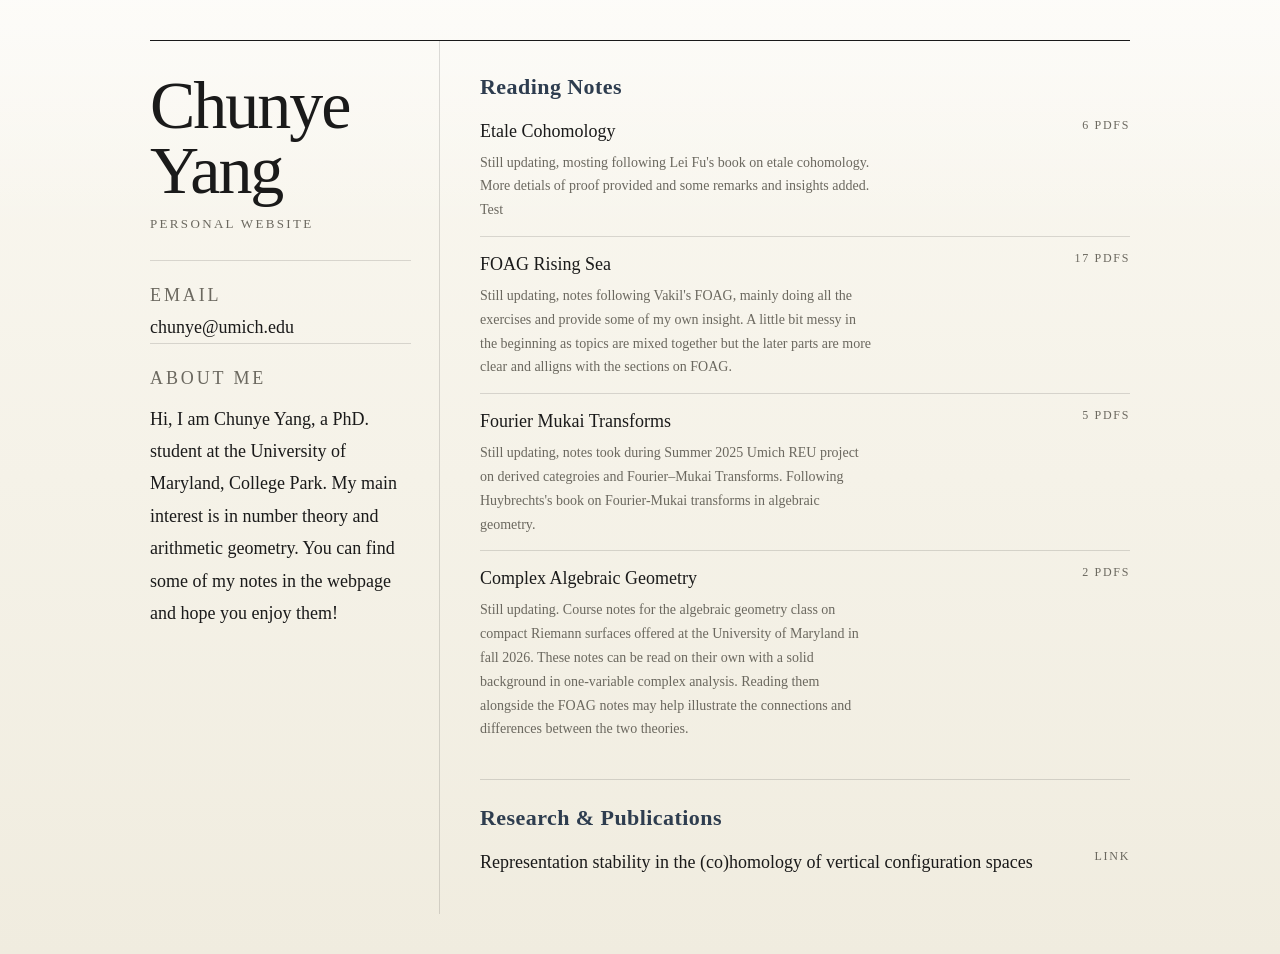
<file: index.html>
<!doctype html>
<html lang="en">
  <head>
    <meta charset="utf-8">
    <meta name="viewport" content="width=device-width, initial-scale=1">
    <title>Chunye Yang | Personal Website</title>
    <link rel="stylesheet" href="styles.css">
  </head>
  <body>
    <main class="page">
      <aside class="page-aside">
        <h1 class="site-name">Chunye Yang</h1>
        <p class="site-role">Personal Website</p>

        <div class="contact-block">
          <p class="label">Email</p>
          <p><a href="mailto:chunye@umich.edu">chunye@umich.edu</a></p>
        </div>

        <div class="contact-block">
          <p class="label">About me</p>
          <p class="bio">Hi, I am Chunye Yang, a PhD. student at the University of Maryland, College Park. My main interest is in number theory and arithmetic geometry. You can find some of my notes in the webpage and hope you enjoy them!</p>
        </div>
      </aside>

      <section class="page-content">
        <div class="panel">
          <h2 class="section-title">Reading Notes</h2>
          <ul class="topic-list">
            <li>
              <div class="topic-main">
                <div class="topic-link-row">
                  <a class="topic-link" href="topics/reading-notes--etale-cohomology.html">Etale Cohomology</a>
                </div>

                <p class="item-description">Still updating, mosting following Lei Fu&#x27;s book on etale cohomology. More detials of proof provided and some remarks and insights added. Test</p>
              </div>
              <span class="topic-meta">6 PDFs</span>
            </li>
            <li>
              <div class="topic-main">
                <div class="topic-link-row">
                  <a class="topic-link" href="topics/reading-notes--foag-rising-sea.html">FOAG Rising Sea</a>
                </div>

                <p class="item-description">Still updating, notes following Vakil&#x27;s FOAG, mainly doing all the exercises and provide some of my own insight. A little bit messy in the beginning as topics are mixed together but the later parts are more clear and alligns with the sections on FOAG.</p>
              </div>
              <span class="topic-meta">17 PDFs</span>
            </li>
            <li>
              <div class="topic-main">
                <div class="topic-link-row">
                  <a class="topic-link" href="topics/reading-notes--fourier-mukai-transforms.html">Fourier Mukai Transforms</a>
                </div>

                <p class="item-description">Still updating, notes took during Summer 2025 Umich REU project on derived categroies and Fourier–Mukai Transforms. Following Huybrechts&#x27;s book on Fourier-Mukai transforms in algebraic geometry.</p>
              </div>
              <span class="topic-meta">5 PDFs</span>
            </li>
            <li>
              <div class="topic-main">
                <div class="topic-link-row">
                  <a class="topic-link" href="topics/reading-notes--complex-algebraic-geometry.html">Complex Algebraic Geometry</a>
                </div>

                <p class="item-description">Still updating. Course notes for the algebraic geometry class on compact Riemann surfaces offered at the University of Maryland in fall 2026. These notes can be read on their own with a solid background in one-variable complex analysis. Reading them alongside the FOAG notes may help illustrate the connections and differences between the two theories.</p>
              </div>
              <span class="topic-meta">2 PDFs</span>
            </li>
          </ul>
        </div>
        <div class="panel">
          <h2 class="section-title">Research &amp; Publications</h2>
          <ul class="topic-list">
            <li>
              <div class="topic-main">
                <div class="topic-link-row">
                  <a class="topic-link" href="https://arxiv.org/abs/2412.01128" target="_blank" rel="noopener">Representation stability in the (co)homology of vertical configuration spaces</a>
                </div>

              </div>
              <span class="topic-meta">Link</span>
            </li>
          </ul>
        </div>
      </section>
    </main>
  </body>
</html>
</file>
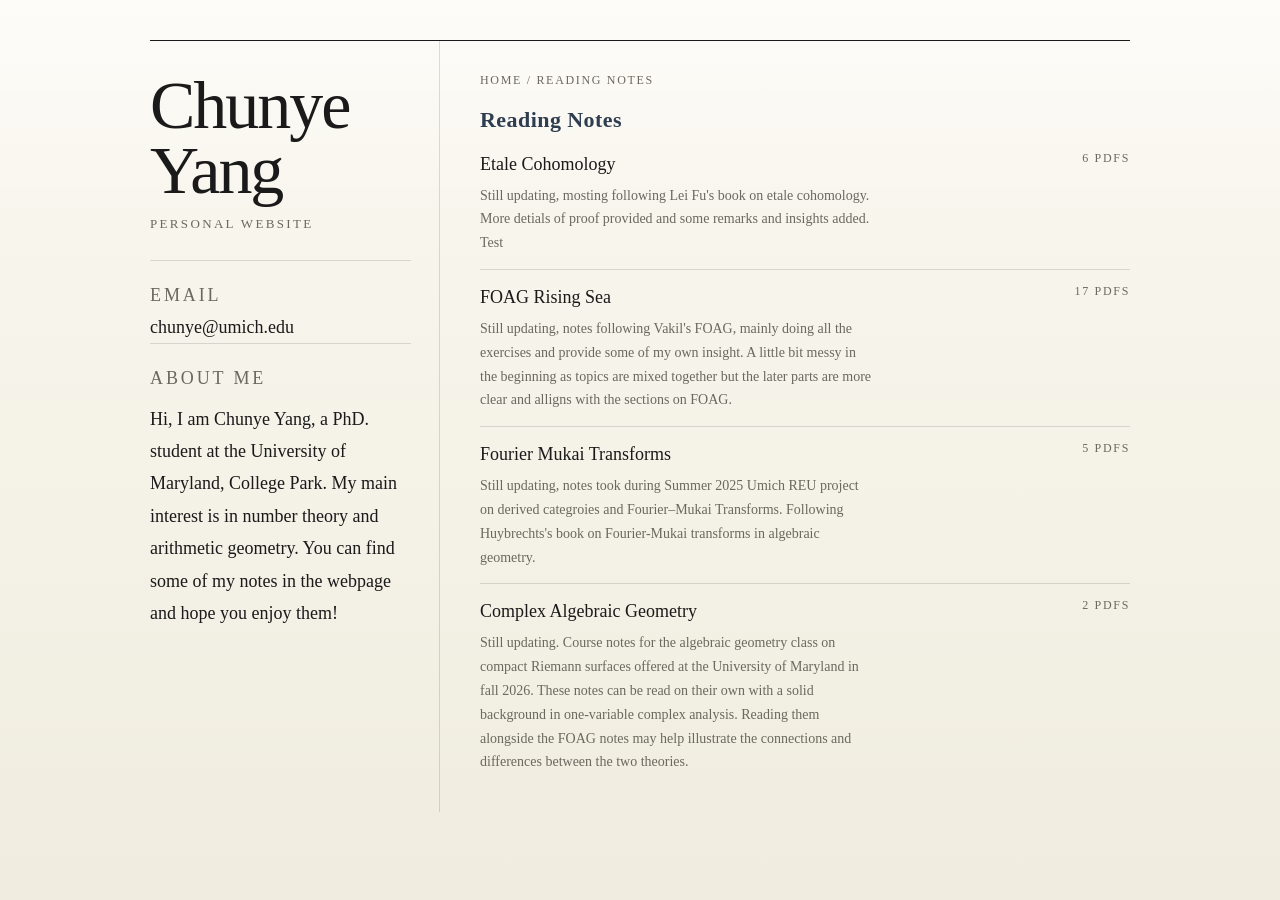
<file: sections/reading-notes.html>
<!doctype html>
<html lang="en">
  <head>
    <meta charset="utf-8">
    <meta name="viewport" content="width=device-width, initial-scale=1">
    <title>Reading Notes | Chunye Yang</title>
    <link rel="stylesheet" href="../styles.css">
  </head>
  <body>
    <main class="page">
      <aside class="page-aside">
        <h1 class="site-name">Chunye Yang</h1>
        <p class="site-role">Personal Website</p>

        <div class="contact-block">
          <p class="label">Email</p>
          <p><a href="mailto:chunye@umich.edu">chunye@umich.edu</a></p>
        </div>

        <div class="contact-block">
          <p class="label">About me</p>
          <p class="bio">Hi, I am Chunye Yang, a PhD. student at the University of Maryland, College Park. My main interest is in number theory and arithmetic geometry. You can find some of my notes in the webpage and hope you enjoy them!</p>
        </div>
      </aside>

      <section class="page-content">
        <p class="breadcrumbs"><a href="../index.html">Home</a> / Reading Notes</p>
        <div class="panel">
          <h2 class="section-title">Reading Notes</h2>
          <ul class="topic-list">
            <li>
              <div class="topic-main">
                <div class="topic-link-row">
                  <a class="topic-link" href="../topics/reading-notes--etale-cohomology.html">Etale Cohomology</a>
                </div>

                <p class="item-description">Still updating, mosting following Lei Fu&#x27;s book on etale cohomology. More detials of proof provided and some remarks and insights added. Test</p>
              </div>
              <span class="topic-meta">6 PDFs</span>
            </li>
            <li>
              <div class="topic-main">
                <div class="topic-link-row">
                  <a class="topic-link" href="../topics/reading-notes--foag-rising-sea.html">FOAG Rising Sea</a>
                </div>

                <p class="item-description">Still updating, notes following Vakil&#x27;s FOAG, mainly doing all the exercises and provide some of my own insight. A little bit messy in the beginning as topics are mixed together but the later parts are more clear and alligns with the sections on FOAG.</p>
              </div>
              <span class="topic-meta">17 PDFs</span>
            </li>
            <li>
              <div class="topic-main">
                <div class="topic-link-row">
                  <a class="topic-link" href="../topics/reading-notes--fourier-mukai-transforms.html">Fourier Mukai Transforms</a>
                </div>

                <p class="item-description">Still updating, notes took during Summer 2025 Umich REU project on derived categroies and Fourier–Mukai Transforms. Following Huybrechts&#x27;s book on Fourier-Mukai transforms in algebraic geometry.</p>
              </div>
              <span class="topic-meta">5 PDFs</span>
            </li>
            <li>
              <div class="topic-main">
                <div class="topic-link-row">
                  <a class="topic-link" href="../topics/reading-notes--complex-algebraic-geometry.html">Complex Algebraic Geometry</a>
                </div>

                <p class="item-description">Still updating. Course notes for the algebraic geometry class on compact Riemann surfaces offered at the University of Maryland in fall 2026. These notes can be read on their own with a solid background in one-variable complex analysis. Reading them alongside the FOAG notes may help illustrate the connections and differences between the two theories.</p>
              </div>
              <span class="topic-meta">2 PDFs</span>
            </li>
          </ul>
        </div>
      </section>
    </main>
  </body>
</html>
</file>
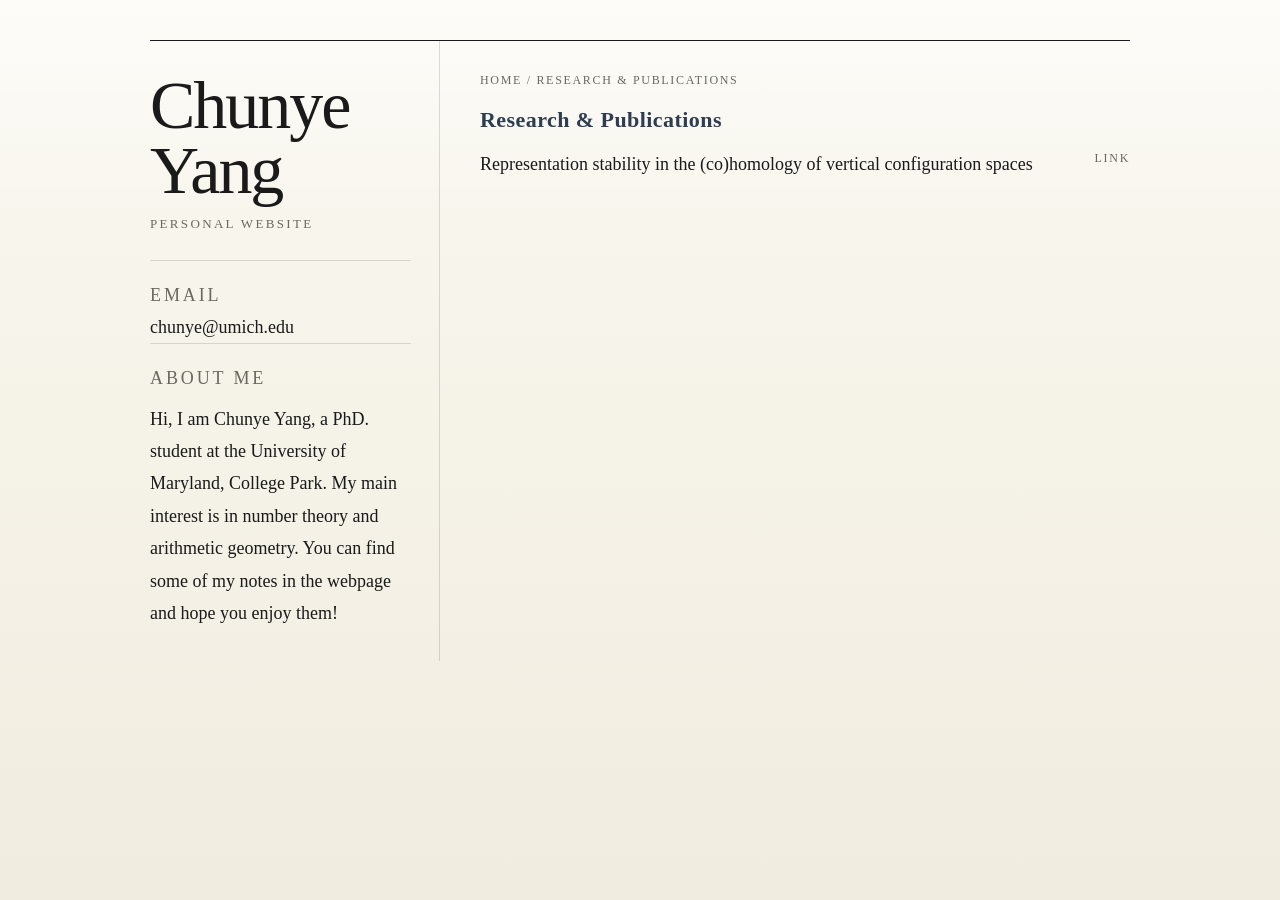
<file: sections/research-publications.html>
<!doctype html>
<html lang="en">
  <head>
    <meta charset="utf-8">
    <meta name="viewport" content="width=device-width, initial-scale=1">
    <title>Research &amp; Publications | Chunye Yang</title>
    <link rel="stylesheet" href="../styles.css">
  </head>
  <body>
    <main class="page">
      <aside class="page-aside">
        <h1 class="site-name">Chunye Yang</h1>
        <p class="site-role">Personal Website</p>

        <div class="contact-block">
          <p class="label">Email</p>
          <p><a href="mailto:chunye@umich.edu">chunye@umich.edu</a></p>
        </div>

        <div class="contact-block">
          <p class="label">About me</p>
          <p class="bio">Hi, I am Chunye Yang, a PhD. student at the University of Maryland, College Park. My main interest is in number theory and arithmetic geometry. You can find some of my notes in the webpage and hope you enjoy them!</p>
        </div>
      </aside>

      <section class="page-content">
        <p class="breadcrumbs"><a href="../index.html">Home</a> / Research &amp; Publications</p>
        <div class="panel">
          <h2 class="section-title">Research &amp; Publications</h2>
          <ul class="topic-list">
            <li>
              <div class="topic-main">
                <div class="topic-link-row">
                  <a class="topic-link" href="https://arxiv.org/abs/2412.01128" target="_blank" rel="noopener">Representation stability in the (co)homology of vertical configuration spaces</a>
                </div>

              </div>
              <span class="topic-meta">Link</span>
            </li>
          </ul>
        </div>
      </section>
    </main>
  </body>
</html>
</file>
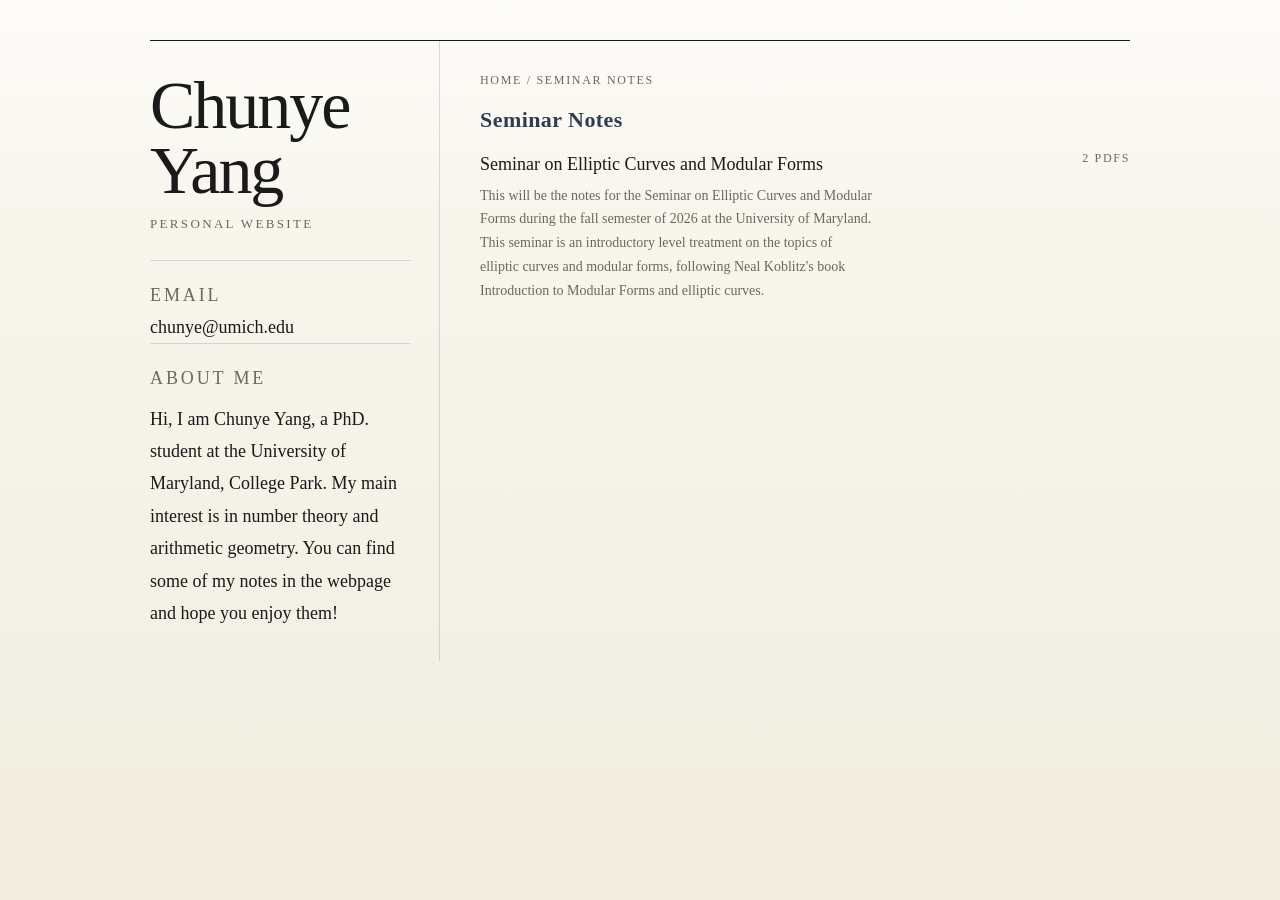
<file: sections/seminar-notes.html>
<!doctype html>
<html lang="en">
  <head>
    <meta charset="utf-8">
    <meta name="viewport" content="width=device-width, initial-scale=1">
    <title>Seminar Notes | Chunye Yang</title>
    <link rel="stylesheet" href="../styles.css">
  </head>
  <body>
    <main class="page">
      <aside class="page-aside">
        <h1 class="site-name">Chunye Yang</h1>
        <p class="site-role">Personal Website</p>

        <div class="contact-block">
          <p class="label">Email</p>
          <p><a href="mailto:chunye@umich.edu">chunye@umich.edu</a></p>
        </div>

        <div class="contact-block">
          <p class="label">About me</p>
          <p class="bio">Hi, I am Chunye Yang, a PhD. student at the University of Maryland, College Park. My main interest is in number theory and arithmetic geometry. You can find some of my notes in the webpage and hope you enjoy them!</p>
        </div>
      </aside>

      <section class="page-content">
        <p class="breadcrumbs"><a href="../index.html">Home</a> / Seminar Notes</p>
        <div class="panel">
          <h2 class="section-title">Seminar Notes</h2>
          <ul class="topic-list">
            <li>
              <div class="topic-main">
                <div class="topic-link-row">
                  <a class="topic-link" href="../topics/seminar-notes--seminar-on-elliptic-curves-and-modular-forms.html">Seminar on Elliptic Curves and Modular Forms</a>
                </div>

                <p class="item-description">This will be the notes for the Seminar on Elliptic Curves and Modular Forms during the fall semester of 2026 at the University of Maryland. This seminar is an introductory level treatment on the topics of elliptic curves and modular forms, following Neal Koblitz&#x27;s book Introduction to Modular Forms and elliptic curves.</p>
              </div>
              <span class="topic-meta">2 PDFs</span>
            </li>
          </ul>
        </div>
      </section>
    </main>
  </body>
</html>
</file>
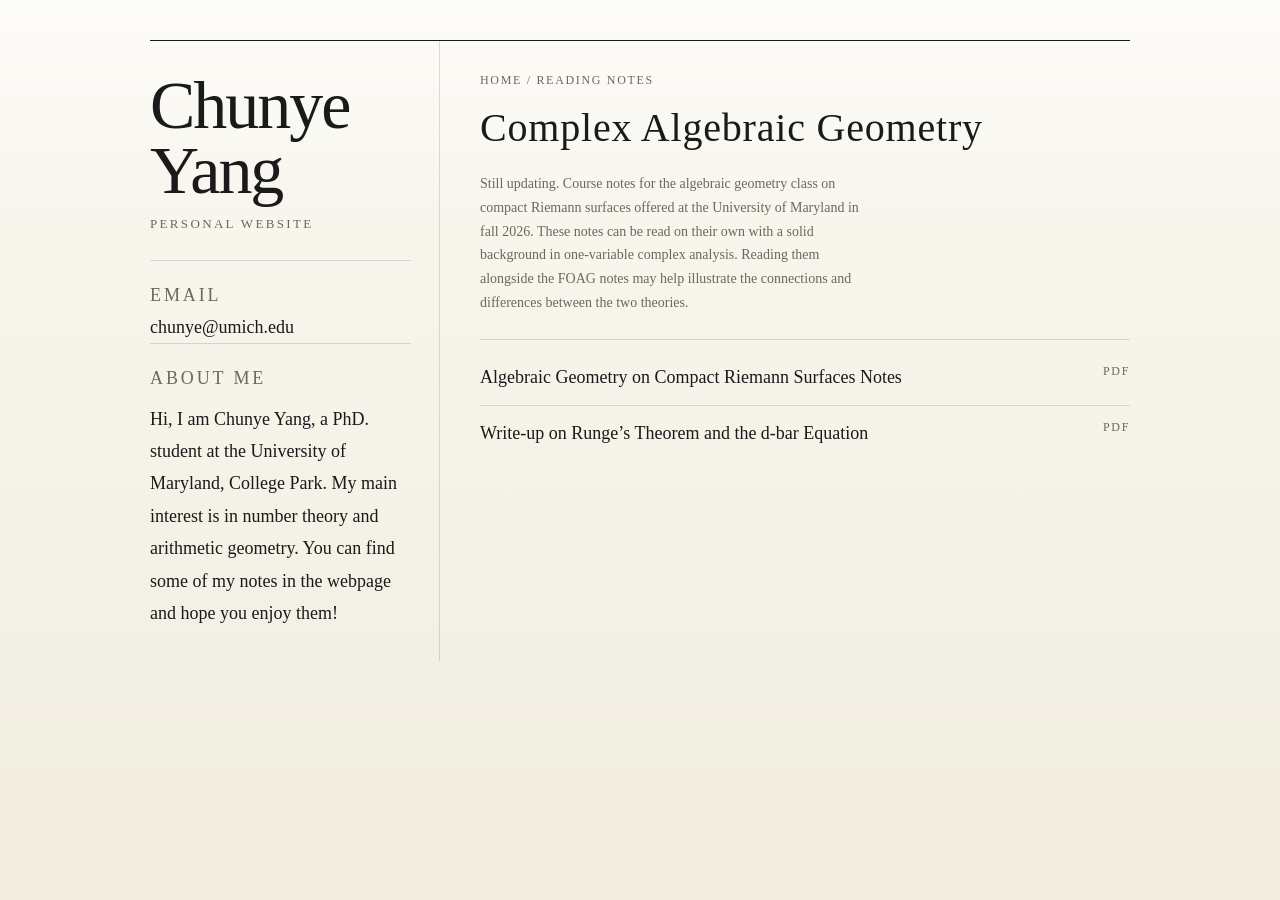
<file: topics/reading-notes--complex-algebraic-geometry.html>
<!doctype html>
<html lang="en">
  <head>
    <meta charset="utf-8">
    <meta name="viewport" content="width=device-width, initial-scale=1">
    <title>Complex Algebraic Geometry | Chunye Yang</title>
    <link rel="stylesheet" href="../styles.css">
  </head>
  <body>
    <main class="page">
      <aside class="page-aside">
        <h1 class="site-name">Chunye Yang</h1>
        <p class="site-role">Personal Website</p>

        <div class="contact-block">
          <p class="label">Email</p>
          <p><a href="mailto:chunye@umich.edu">chunye@umich.edu</a></p>
        </div>

        <div class="contact-block">
          <p class="label">About me</p>
          <p class="bio">Hi, I am Chunye Yang, a PhD. student at the University of Maryland, College Park. My main interest is in number theory and arithmetic geometry. You can find some of my notes in the webpage and hope you enjoy them!</p>
        </div>
      </aside>

      <section class="page-content">
        <p class="breadcrumbs"><a href="../index.html">Home</a> / <a href="../sections/reading-notes.html">Reading Notes</a></p>
        <div class="page-title-row">
          <h2 class="page-title">Complex Algebraic Geometry</h2>
        </div>

        <p class="item-description page-description">Still updating. Course notes for the algebraic geometry class on compact Riemann surfaces offered at the University of Maryland in fall 2026. These notes can be read on their own with a solid background in one-variable complex analysis. Reading them alongside the FOAG notes may help illustrate the connections and differences between the two theories.</p>

        <div class="panel">
          <ul class="document-list">
          <li>
            <div class="topic-main">
              <a class="document-link" href="../docs/Compact%20Riemann%20Surface/Algebraic%20Geometry%20on%20Compact%20Riemann%20Surfaces%20Notes.pdf?v=a0118e4bebcc" target="_blank" rel="noopener">
                Algebraic Geometry on Compact Riemann Surfaces Notes
              </a>

            </div>
            <span class="document-meta">PDF</span>
          </li>
          <li>
            <div class="topic-main">
              <a class="document-link" href="../docs/Compact%20Riemann%20Surface/Write-up%20on%20Runge%E2%80%99s%20Theorem%20and%20the%20d-bar%20Equation.pdf?v=3f3ecf38f6c5" target="_blank" rel="noopener">
                Write-up on Runge’s Theorem and the d-bar Equation
              </a>

            </div>
            <span class="document-meta">PDF</span>
          </li>
          </ul>
        </div>
      </section>
    </main>
  </body>
</html>
</file>
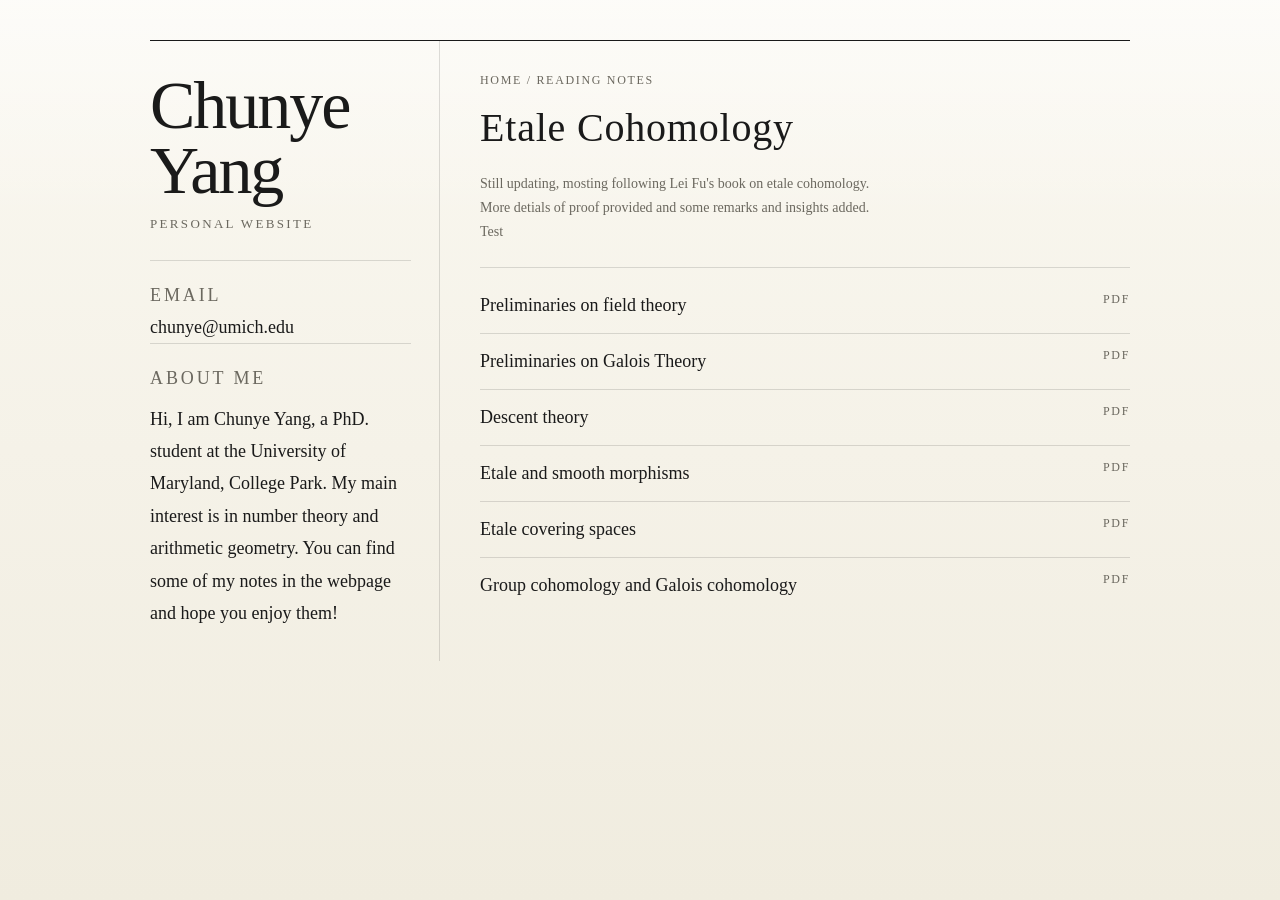
<file: topics/reading-notes--etale-cohomology.html>
<!doctype html>
<html lang="en">
  <head>
    <meta charset="utf-8">
    <meta name="viewport" content="width=device-width, initial-scale=1">
    <title>Etale Cohomology | Chunye Yang</title>
    <link rel="stylesheet" href="../styles.css">
  </head>
  <body>
    <main class="page">
      <aside class="page-aside">
        <h1 class="site-name">Chunye Yang</h1>
        <p class="site-role">Personal Website</p>

        <div class="contact-block">
          <p class="label">Email</p>
          <p><a href="mailto:chunye@umich.edu">chunye@umich.edu</a></p>
        </div>

        <div class="contact-block">
          <p class="label">About me</p>
          <p class="bio">Hi, I am Chunye Yang, a PhD. student at the University of Maryland, College Park. My main interest is in number theory and arithmetic geometry. You can find some of my notes in the webpage and hope you enjoy them!</p>
        </div>
      </aside>

      <section class="page-content">
        <p class="breadcrumbs"><a href="../index.html">Home</a> / <a href="../sections/reading-notes.html">Reading Notes</a></p>
        <div class="page-title-row">
          <h2 class="page-title">Etale Cohomology</h2>
        </div>

        <p class="item-description page-description">Still updating, mosting following Lei Fu&#x27;s book on etale cohomology. More detials of proof provided and some remarks and insights added. Test</p>

        <div class="panel">
          <ul class="document-list">
          <li>
            <div class="topic-main">
              <a class="document-link" href="../docs/Etale%20Cohomology/Preliminaries%20on%20field%20theory.pdf?v=2dc2ddbf72b2" target="_blank" rel="noopener">
                Preliminaries on field theory
              </a>

            </div>
            <span class="document-meta">PDF</span>
          </li>
          <li>
            <div class="topic-main">
              <a class="document-link" href="../docs/Etale%20Cohomology/Preliminaries%20on%20Galois%20Theory.pdf?v=e8d759a6cd2f" target="_blank" rel="noopener">
                Preliminaries on Galois Theory
              </a>

            </div>
            <span class="document-meta">PDF</span>
          </li>
          <li>
            <div class="topic-main">
              <a class="document-link" href="../docs/Etale%20Cohomology/Descent%20theory.pdf?v=47b8e96bec1f" target="_blank" rel="noopener">
                Descent theory
              </a>

            </div>
            <span class="document-meta">PDF</span>
          </li>
          <li>
            <div class="topic-main">
              <a class="document-link" href="../docs/Etale%20Cohomology/Etale%20and%20smooth%20morphisms.pdf?v=3a87f5a5f88b" target="_blank" rel="noopener">
                Etale and smooth morphisms
              </a>

            </div>
            <span class="document-meta">PDF</span>
          </li>
          <li>
            <div class="topic-main">
              <a class="document-link" href="../docs/Etale%20Cohomology/Etale%20covering%20spaces.pdf?v=a79d03a9d69c" target="_blank" rel="noopener">
                Etale covering spaces
              </a>

            </div>
            <span class="document-meta">PDF</span>
          </li>
          <li>
            <div class="topic-main">
              <a class="document-link" href="../docs/Etale%20Cohomology/Group%20cohomology%20and%20Galois%20cohomology.pdf?v=1a68b5a56c99" target="_blank" rel="noopener">
                Group cohomology and Galois cohomology
              </a>

            </div>
            <span class="document-meta">PDF</span>
          </li>
          </ul>
        </div>
      </section>
    </main>
  </body>
</html>
</file>
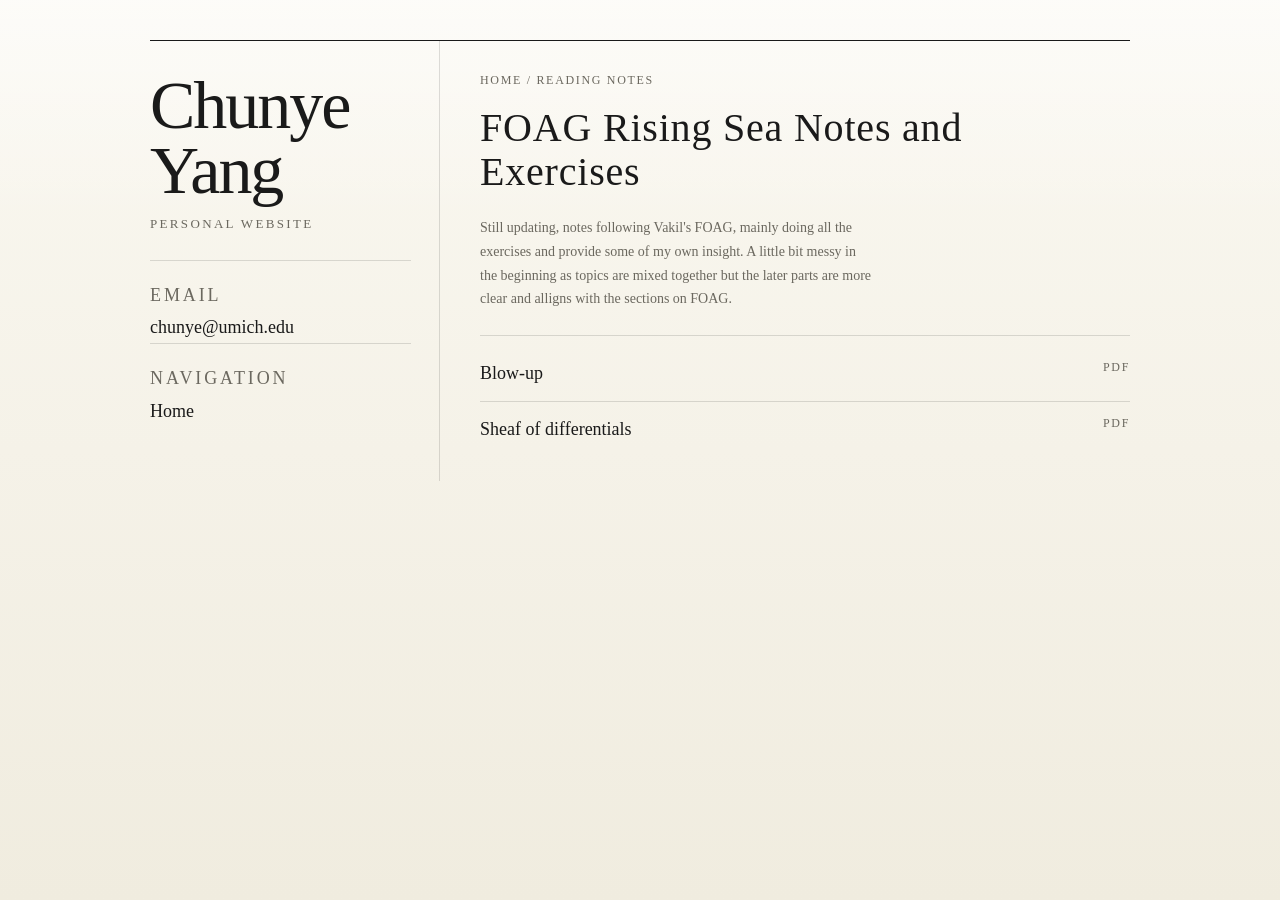
<file: topics/reading-notes--foag-rising-sea-notes-and-exercises.html>
<!doctype html>
<html lang="en">
  <head>
    <meta charset="utf-8">
    <meta name="viewport" content="width=device-width, initial-scale=1">
    <title>FOAG Rising Sea Notes and Exercises | Chunye Yang</title>
    <link rel="stylesheet" href="../styles.css">
  </head>
  <body>
    <main class="page">
      <aside class="page-aside">
        <h1 class="site-name">Chunye Yang</h1>
        <p class="site-role">Personal Website</p>

        <div class="contact-block">
          <p class="label">Email</p>
          <p><a href="mailto:chunye@umich.edu">chunye@umich.edu</a></p>
        </div>

        <div class="contact-block">
          <p class="label">Navigation</p>
          <p><a href="../index.html">Home</a></p>
        </div>
      </aside>

      <section class="page-content">
        <p class="breadcrumbs"><a href="../index.html">Home</a> / Reading Notes</p>
        <div class="page-title-row">
          <h2 class="page-title">FOAG Rising Sea Notes and Exercises</h2>
        </div>

        <p class="item-description page-description">Still updating, notes following Vakil&#x27;s FOAG, mainly doing all the exercises and provide some of my own insight. A little bit messy in the beginning as topics are mixed together but the later parts are more clear and alligns with the sections on FOAG.</p>

        <div class="panel">
          <ul class="document-list">
          <li>
            <div class="topic-main">
              <a class="document-link" href="../Blow-up.pdf" target="_blank" rel="noopener">
                Blow-up
              </a>

            </div>
            <span class="document-meta">PDF</span>
          </li>
          <li>
            <div class="topic-main">
              <a class="document-link" href="../Sheaf%20of%20differentials.pdf" target="_blank" rel="noopener">
                Sheaf of differentials
              </a>

            </div>
            <span class="document-meta">PDF</span>
          </li>
          </ul>
        </div>
      </section>
    </main>
  </body>
</html>
</file>
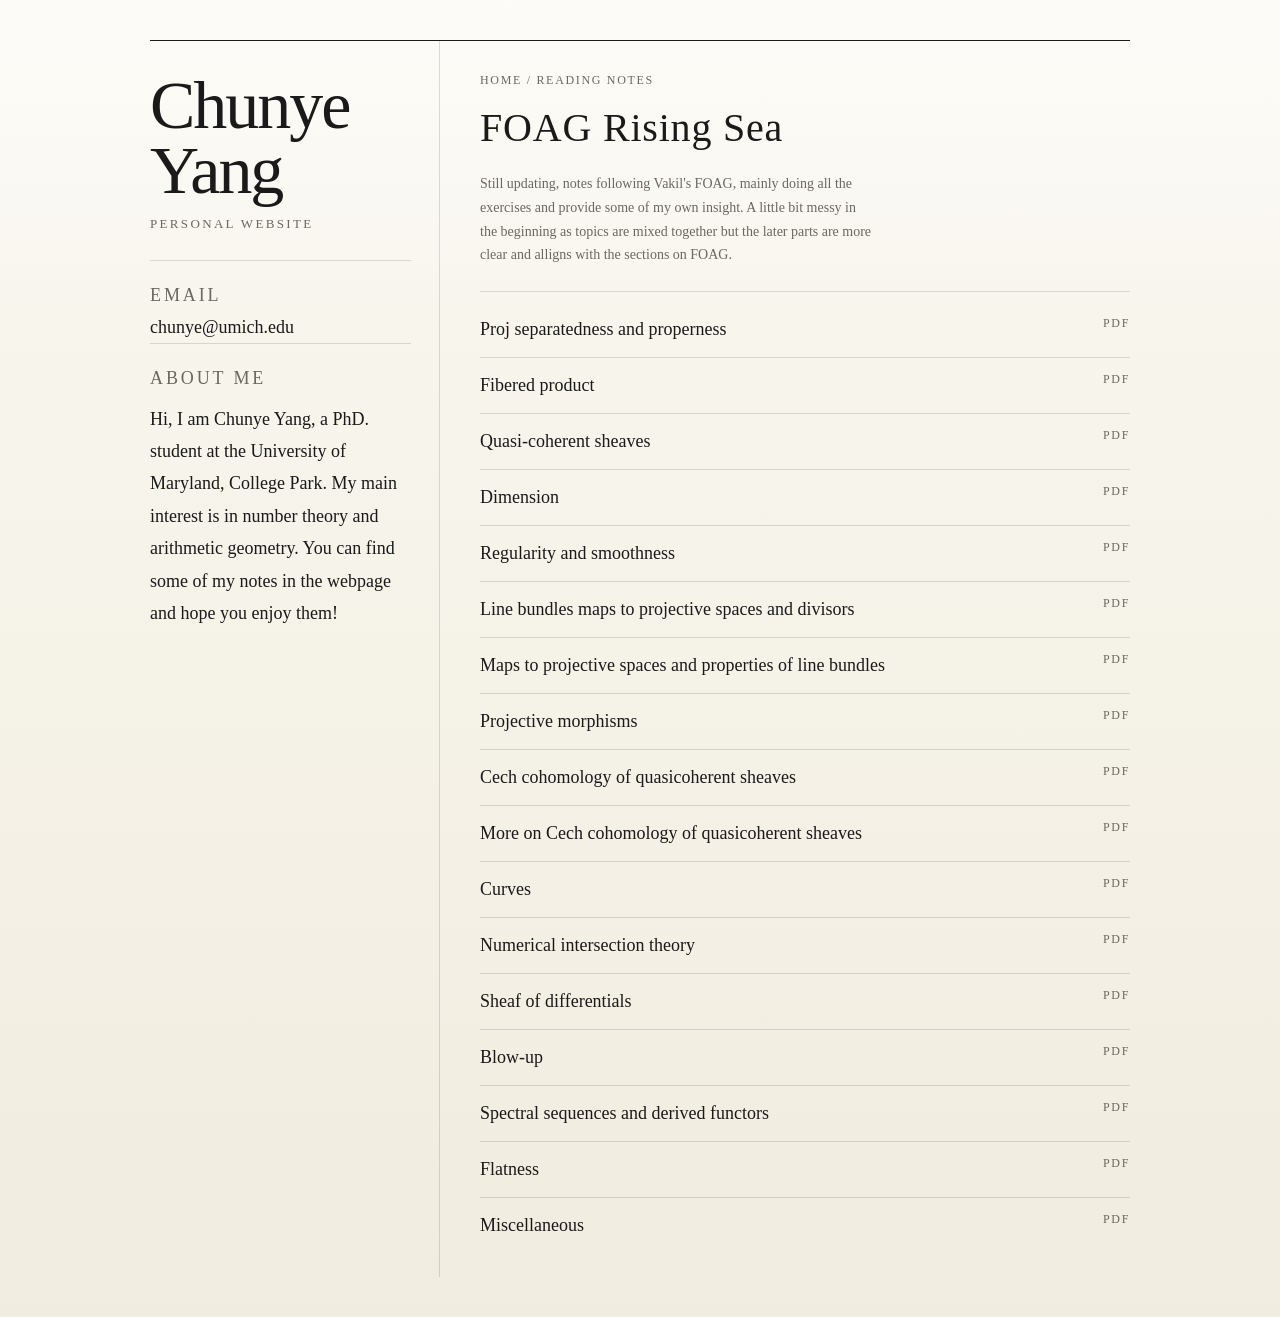
<file: topics/reading-notes--foag-rising-sea.html>
<!doctype html>
<html lang="en">
  <head>
    <meta charset="utf-8">
    <meta name="viewport" content="width=device-width, initial-scale=1">
    <title>FOAG Rising Sea | Chunye Yang</title>
    <link rel="stylesheet" href="../styles.css">
  </head>
  <body>
    <main class="page">
      <aside class="page-aside">
        <h1 class="site-name">Chunye Yang</h1>
        <p class="site-role">Personal Website</p>

        <div class="contact-block">
          <p class="label">Email</p>
          <p><a href="mailto:chunye@umich.edu">chunye@umich.edu</a></p>
        </div>

        <div class="contact-block">
          <p class="label">About me</p>
          <p class="bio">Hi, I am Chunye Yang, a PhD. student at the University of Maryland, College Park. My main interest is in number theory and arithmetic geometry. You can find some of my notes in the webpage and hope you enjoy them!</p>
        </div>
      </aside>

      <section class="page-content">
        <p class="breadcrumbs"><a href="../index.html">Home</a> / <a href="../sections/reading-notes.html">Reading Notes</a></p>
        <div class="page-title-row">
          <h2 class="page-title">FOAG Rising Sea</h2>
        </div>

        <p class="item-description page-description">Still updating, notes following Vakil&#x27;s FOAG, mainly doing all the exercises and provide some of my own insight. A little bit messy in the beginning as topics are mixed together but the later parts are more clear and alligns with the sections on FOAG.</p>

        <div class="panel">
          <ul class="document-list">
          <li>
            <div class="topic-main">
              <a class="document-link" href="../docs/FOAG%20Rising%20Sea/Proj%20separatedness%20and%20properness.pdf?v=ee4e1ea36484" target="_blank" rel="noopener">
                Proj separatedness and properness
              </a>

            </div>
            <span class="document-meta">PDF</span>
          </li>
          <li>
            <div class="topic-main">
              <a class="document-link" href="../docs/FOAG%20Rising%20Sea/Fibered%20product.pdf?v=8b4e3ee6046b" target="_blank" rel="noopener">
                Fibered product
              </a>

            </div>
            <span class="document-meta">PDF</span>
          </li>
          <li>
            <div class="topic-main">
              <a class="document-link" href="../docs/FOAG%20Rising%20Sea/Quasi-coherent%20sheaves.pdf?v=47aa7edebf30" target="_blank" rel="noopener">
                Quasi-coherent sheaves
              </a>

            </div>
            <span class="document-meta">PDF</span>
          </li>
          <li>
            <div class="topic-main">
              <a class="document-link" href="../docs/FOAG%20Rising%20Sea/Dimension.pdf?v=e9134458c23f" target="_blank" rel="noopener">
                Dimension
              </a>

            </div>
            <span class="document-meta">PDF</span>
          </li>
          <li>
            <div class="topic-main">
              <a class="document-link" href="../docs/FOAG%20Rising%20Sea/Regularity%20and%20smoothness.pdf?v=0ea3e19f83f6" target="_blank" rel="noopener">
                Regularity and smoothness
              </a>

            </div>
            <span class="document-meta">PDF</span>
          </li>
          <li>
            <div class="topic-main">
              <a class="document-link" href="../docs/FOAG%20Rising%20Sea/Line%20bundles%20maps%20to%20projective%20spaces%20and%20divisors.pdf?v=4ff295f0919f" target="_blank" rel="noopener">
                Line bundles maps to projective spaces and divisors
              </a>

            </div>
            <span class="document-meta">PDF</span>
          </li>
          <li>
            <div class="topic-main">
              <a class="document-link" href="../docs/FOAG%20Rising%20Sea/Maps%20to%20projective%20spaces%20and%20properties%20of%20line%20bundles.pdf?v=8c0d10308891" target="_blank" rel="noopener">
                Maps to projective spaces and properties of line bundles
              </a>

            </div>
            <span class="document-meta">PDF</span>
          </li>
          <li>
            <div class="topic-main">
              <a class="document-link" href="../docs/FOAG%20Rising%20Sea/Projective%20morphisms.pdf?v=ac7dc74d7175" target="_blank" rel="noopener">
                Projective morphisms
              </a>

            </div>
            <span class="document-meta">PDF</span>
          </li>
          <li>
            <div class="topic-main">
              <a class="document-link" href="../docs/FOAG%20Rising%20Sea/Cech%20cohomology%20of%20quasicoherent%20sheaves.pdf?v=65aa9c111dcf" target="_blank" rel="noopener">
                Cech cohomology of quasicoherent sheaves
              </a>

            </div>
            <span class="document-meta">PDF</span>
          </li>
          <li>
            <div class="topic-main">
              <a class="document-link" href="../docs/FOAG%20Rising%20Sea/More%20on%20Cech%20cohomology%20of%20quasicoherent%20sheaves.pdf?v=802f1eb3c93d" target="_blank" rel="noopener">
                More on Cech cohomology of quasicoherent sheaves
              </a>

            </div>
            <span class="document-meta">PDF</span>
          </li>
          <li>
            <div class="topic-main">
              <a class="document-link" href="../docs/FOAG%20Rising%20Sea/Curves.pdf?v=5ca1f9105fe3" target="_blank" rel="noopener">
                Curves
              </a>

            </div>
            <span class="document-meta">PDF</span>
          </li>
          <li>
            <div class="topic-main">
              <a class="document-link" href="../docs/FOAG%20Rising%20Sea/Numerical%20intersection%20theory.pdf?v=00c888a2225f" target="_blank" rel="noopener">
                Numerical intersection theory
              </a>

            </div>
            <span class="document-meta">PDF</span>
          </li>
          <li>
            <div class="topic-main">
              <a class="document-link" href="../docs/FOAG%20Rising%20Sea/Sheaf%20of%20differentials.pdf?v=38cfffd3b41f" target="_blank" rel="noopener">
                Sheaf of differentials
              </a>

            </div>
            <span class="document-meta">PDF</span>
          </li>
          <li>
            <div class="topic-main">
              <a class="document-link" href="../docs/FOAG%20Rising%20Sea/Blow-up.pdf?v=433fb459eb5d" target="_blank" rel="noopener">
                Blow-up
              </a>

            </div>
            <span class="document-meta">PDF</span>
          </li>
          <li>
            <div class="topic-main">
              <a class="document-link" href="../docs/FOAG%20Rising%20Sea/Spectral%20sequences%20and%20derived%20functors.pdf?v=471ff131a12e" target="_blank" rel="noopener">
                Spectral sequences and derived functors
              </a>

            </div>
            <span class="document-meta">PDF</span>
          </li>
          <li>
            <div class="topic-main">
              <a class="document-link" href="../docs/FOAG%20Rising%20Sea/Flatness.pdf?v=4ebc1c42d295" target="_blank" rel="noopener">
                Flatness
              </a>

            </div>
            <span class="document-meta">PDF</span>
          </li>
          <li>
            <div class="topic-main">
              <a class="document-link" href="../docs/FOAG%20Rising%20Sea/Miscellaneous.pdf?v=26bad4802081" target="_blank" rel="noopener">
                Miscellaneous
              </a>

            </div>
            <span class="document-meta">PDF</span>
          </li>
          </ul>
        </div>
      </section>
    </main>
  </body>
</html>
</file>
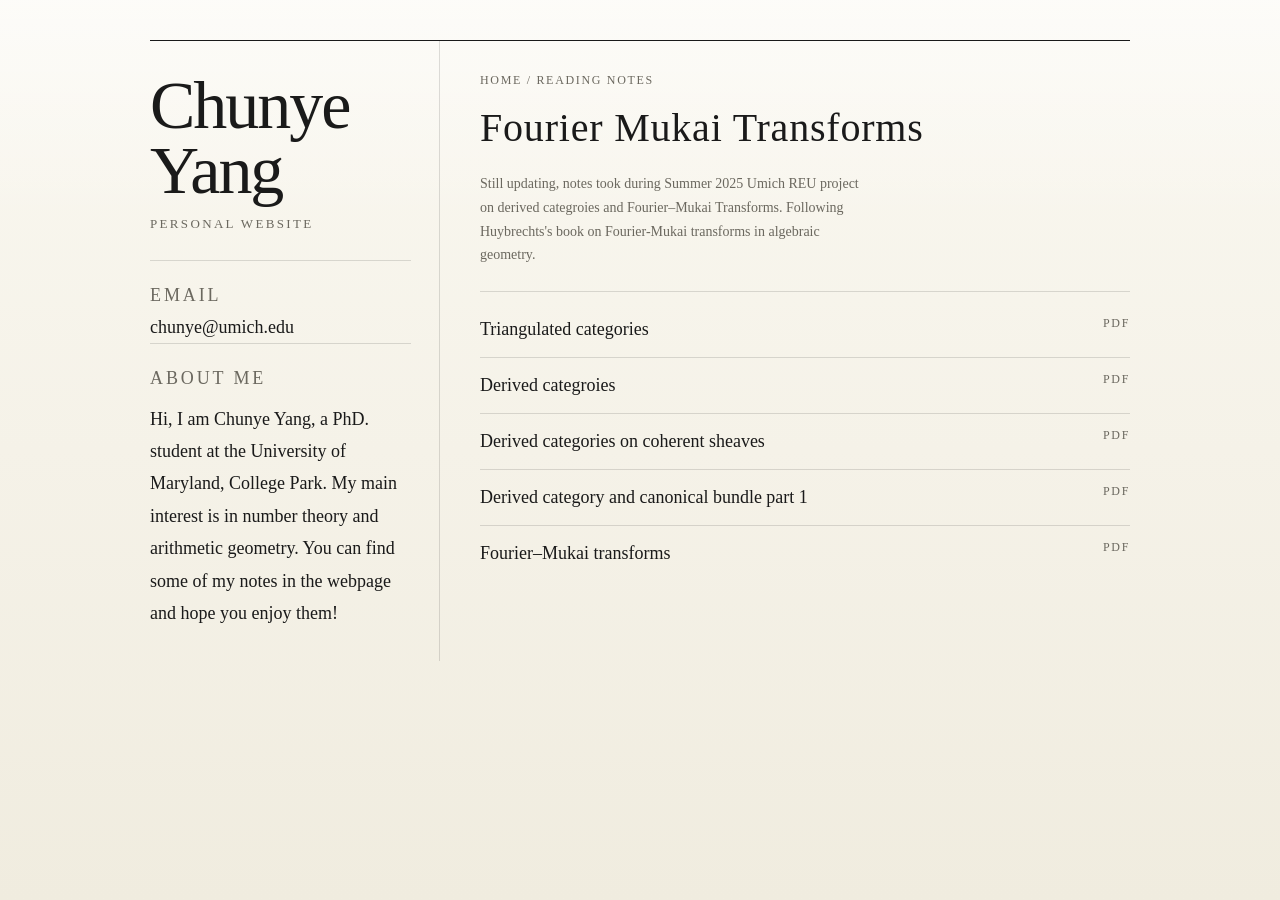
<file: topics/reading-notes--fourier-mukai-transforms.html>
<!doctype html>
<html lang="en">
  <head>
    <meta charset="utf-8">
    <meta name="viewport" content="width=device-width, initial-scale=1">
    <title>Fourier Mukai Transforms | Chunye Yang</title>
    <link rel="stylesheet" href="../styles.css">
  </head>
  <body>
    <main class="page">
      <aside class="page-aside">
        <h1 class="site-name">Chunye Yang</h1>
        <p class="site-role">Personal Website</p>

        <div class="contact-block">
          <p class="label">Email</p>
          <p><a href="mailto:chunye@umich.edu">chunye@umich.edu</a></p>
        </div>

        <div class="contact-block">
          <p class="label">About me</p>
          <p class="bio">Hi, I am Chunye Yang, a PhD. student at the University of Maryland, College Park. My main interest is in number theory and arithmetic geometry. You can find some of my notes in the webpage and hope you enjoy them!</p>
        </div>
      </aside>

      <section class="page-content">
        <p class="breadcrumbs"><a href="../index.html">Home</a> / <a href="../sections/reading-notes.html">Reading Notes</a></p>
        <div class="page-title-row">
          <h2 class="page-title">Fourier Mukai Transforms</h2>
        </div>

        <p class="item-description page-description">Still updating, notes took during Summer 2025 Umich REU project on derived categroies and Fourier–Mukai Transforms. Following Huybrechts&#x27;s book on Fourier-Mukai transforms in algebraic geometry.</p>

        <div class="panel">
          <ul class="document-list">
          <li>
            <div class="topic-main">
              <a class="document-link" href="../docs/Fourier%20Mukai%20Transforms/Triangulated%20categories.pdf?v=e6e6de2ff7dc" target="_blank" rel="noopener">
                Triangulated categories
              </a>

            </div>
            <span class="document-meta">PDF</span>
          </li>
          <li>
            <div class="topic-main">
              <a class="document-link" href="../docs/Fourier%20Mukai%20Transforms/Derived%20categroies.pdf?v=7e81ece5867b" target="_blank" rel="noopener">
                Derived categroies
              </a>

            </div>
            <span class="document-meta">PDF</span>
          </li>
          <li>
            <div class="topic-main">
              <a class="document-link" href="../docs/Fourier%20Mukai%20Transforms/Derived%20categories%20on%20coherent%20sheaves.pdf?v=4e1342c59cab" target="_blank" rel="noopener">
                Derived categories on coherent sheaves
              </a>

            </div>
            <span class="document-meta">PDF</span>
          </li>
          <li>
            <div class="topic-main">
              <a class="document-link" href="../docs/Fourier%20Mukai%20Transforms/Derived%20category%20and%20canonical%20bundle%20part%201.pdf?v=a6c57eb1e3af" target="_blank" rel="noopener">
                Derived category and canonical bundle part 1
              </a>

            </div>
            <span class="document-meta">PDF</span>
          </li>
          <li>
            <div class="topic-main">
              <a class="document-link" href="../docs/Fourier%20Mukai%20Transforms/Fourier%E2%80%93Mukai%20transforms.pdf?v=9c0c1527b351" target="_blank" rel="noopener">
                Fourier–Mukai transforms
              </a>

            </div>
            <span class="document-meta">PDF</span>
          </li>
          </ul>
        </div>
      </section>
    </main>
  </body>
</html>
</file>
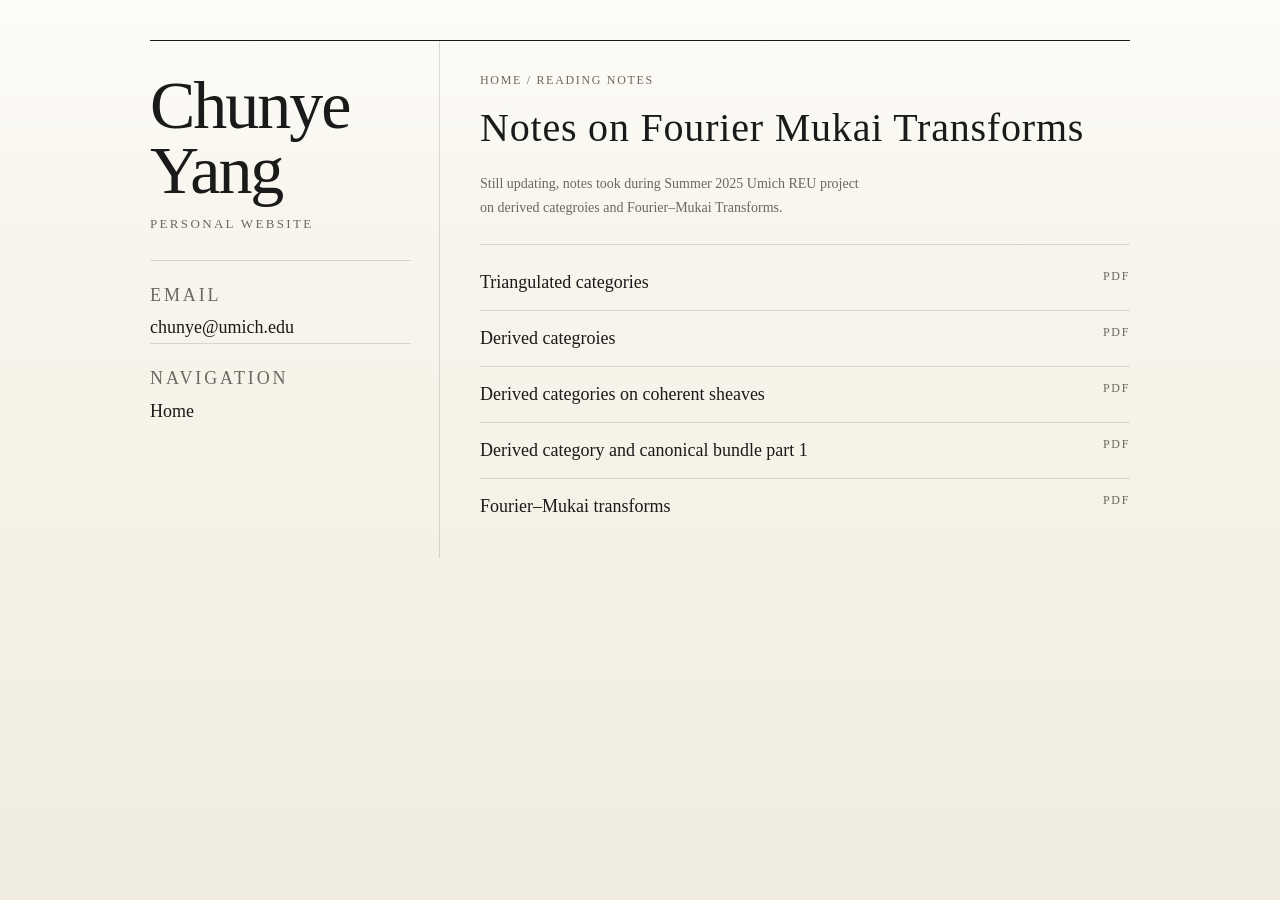
<file: topics/reading-notes--notes-on-fourier-mukai-transforms.html>
<!doctype html>
<html lang="en">
  <head>
    <meta charset="utf-8">
    <meta name="viewport" content="width=device-width, initial-scale=1">
    <title>Notes on Fourier Mukai Transforms | Chunye Yang</title>
    <link rel="stylesheet" href="../styles.css">
  </head>
  <body>
    <main class="page">
      <aside class="page-aside">
        <h1 class="site-name">Chunye Yang</h1>
        <p class="site-role">Personal Website</p>

        <div class="contact-block">
          <p class="label">Email</p>
          <p><a href="mailto:chunye@umich.edu">chunye@umich.edu</a></p>
        </div>

        <div class="contact-block">
          <p class="label">Navigation</p>
          <p><a href="../index.html">Home</a></p>
        </div>
      </aside>

      <section class="page-content">
        <p class="breadcrumbs"><a href="../index.html">Home</a> / Reading Notes</p>
        <div class="page-title-row">
          <h2 class="page-title">Notes on Fourier Mukai Transforms</h2>
        </div>

        <p class="item-description page-description">Still updating, notes took during Summer 2025 Umich REU project on derived categroies and Fourier–Mukai Transforms.</p>

        <div class="panel">
          <ul class="document-list">
          <li>
            <div class="topic-main">
              <a class="document-link" href="../Triangulated%20categories.pdf" target="_blank" rel="noopener">
                Triangulated categories
              </a>

            </div>
            <span class="document-meta">PDF</span>
          </li>
          <li>
            <div class="topic-main">
              <a class="document-link" href="../Derived%20categroies.pdf" target="_blank" rel="noopener">
                Derived categroies
              </a>

            </div>
            <span class="document-meta">PDF</span>
          </li>
          <li>
            <div class="topic-main">
              <a class="document-link" href="../Derived%20categories%20on%20coherent%20sheaves.pdf" target="_blank" rel="noopener">
                Derived categories on coherent sheaves
              </a>

            </div>
            <span class="document-meta">PDF</span>
          </li>
          <li>
            <div class="topic-main">
              <a class="document-link" href="../Derived%20category%20and%20canonical%20bundle%20part%201.pdf" target="_blank" rel="noopener">
                Derived category and canonical bundle part 1
              </a>

            </div>
            <span class="document-meta">PDF</span>
          </li>
          <li>
            <div class="topic-main">
              <a class="document-link" href="../Fourier%E2%80%93Mukai%20transforms.pdf" target="_blank" rel="noopener">
                Fourier–Mukai transforms
              </a>

            </div>
            <span class="document-meta">PDF</span>
          </li>
          </ul>
        </div>
      </section>
    </main>
  </body>
</html>
</file>
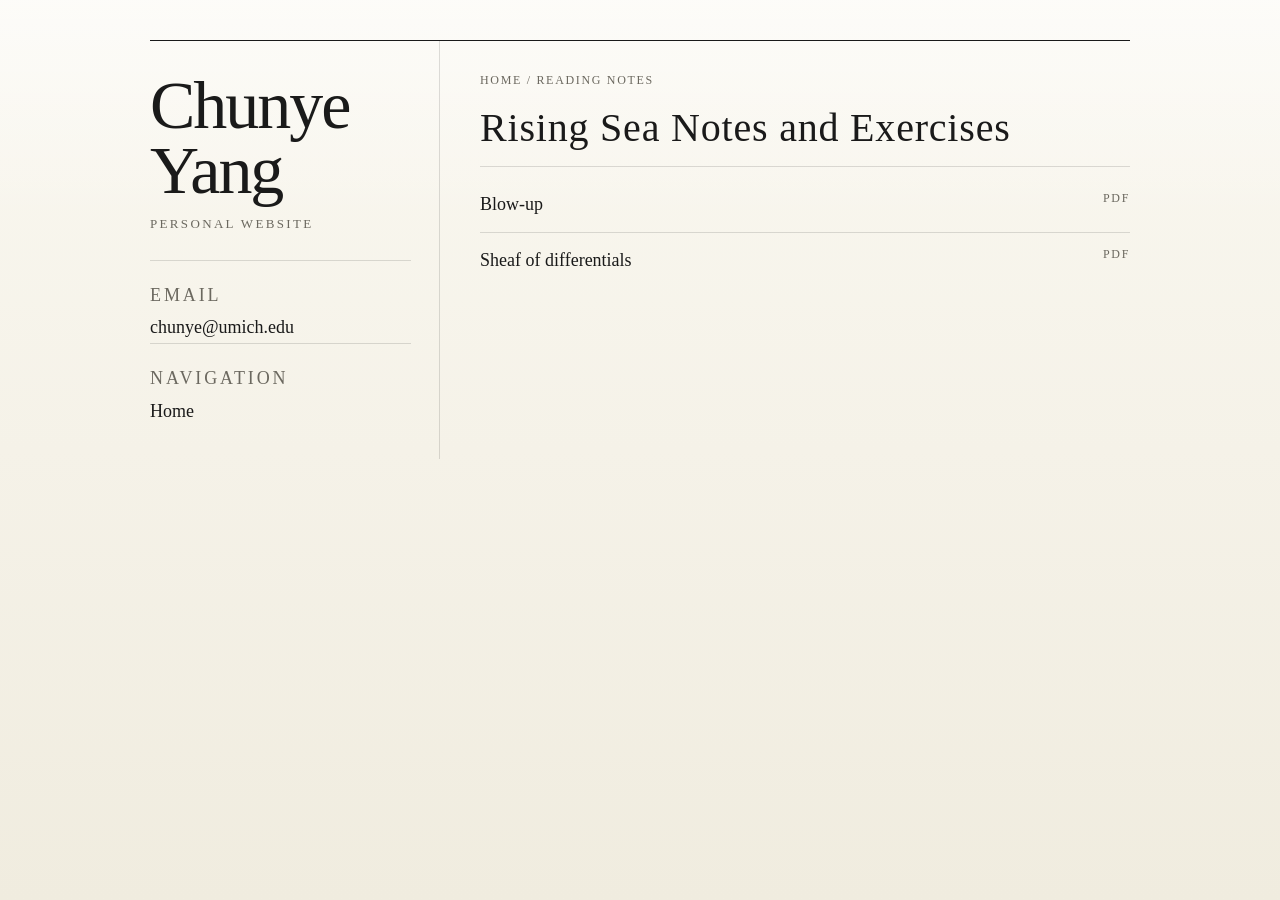
<file: topics/reading-notes--rising-sea-notes-and-exercises.html>
<!doctype html>
<html lang="en">
  <head>
    <meta charset="utf-8">
    <meta name="viewport" content="width=device-width, initial-scale=1">
    <title>Rising Sea Notes and Exercises | Chunye Yang</title>
    <link rel="stylesheet" href="../styles.css">
  </head>
  <body>
    <main class="page">
      <aside class="page-aside">
        <h1 class="site-name">Chunye Yang</h1>
        <p class="site-role">Personal Website</p>

        <div class="contact-block">
          <p class="label">Email</p>
          <p><a href="mailto:chunye@umich.edu">chunye@umich.edu</a></p>
        </div>

        <div class="contact-block">
          <p class="label">Navigation</p>
          <p><a href="../index.html">Home</a></p>
        </div>
      </aside>

      <section class="page-content">
        <p class="breadcrumbs"><a href="../index.html">Home</a> / Reading Notes</p>
        <div class="page-title-row">
          <h2 class="page-title">Rising Sea Notes and Exercises</h2>
        </div>


        <div class="panel">
          <ul class="document-list">
          <li>
            <div class="topic-main">
              <a class="document-link" href="../Blow-up.pdf" target="_blank" rel="noopener">
                Blow-up
              </a>

            </div>
            <span class="document-meta">PDF</span>
          </li>
          <li>
            <div class="topic-main">
              <a class="document-link" href="../Sheaf%20of%20differentials.pdf" target="_blank" rel="noopener">
                Sheaf of differentials
              </a>

            </div>
            <span class="document-meta">PDF</span>
          </li>
          </ul>
        </div>
      </section>
    </main>
  </body>
</html>
</file>
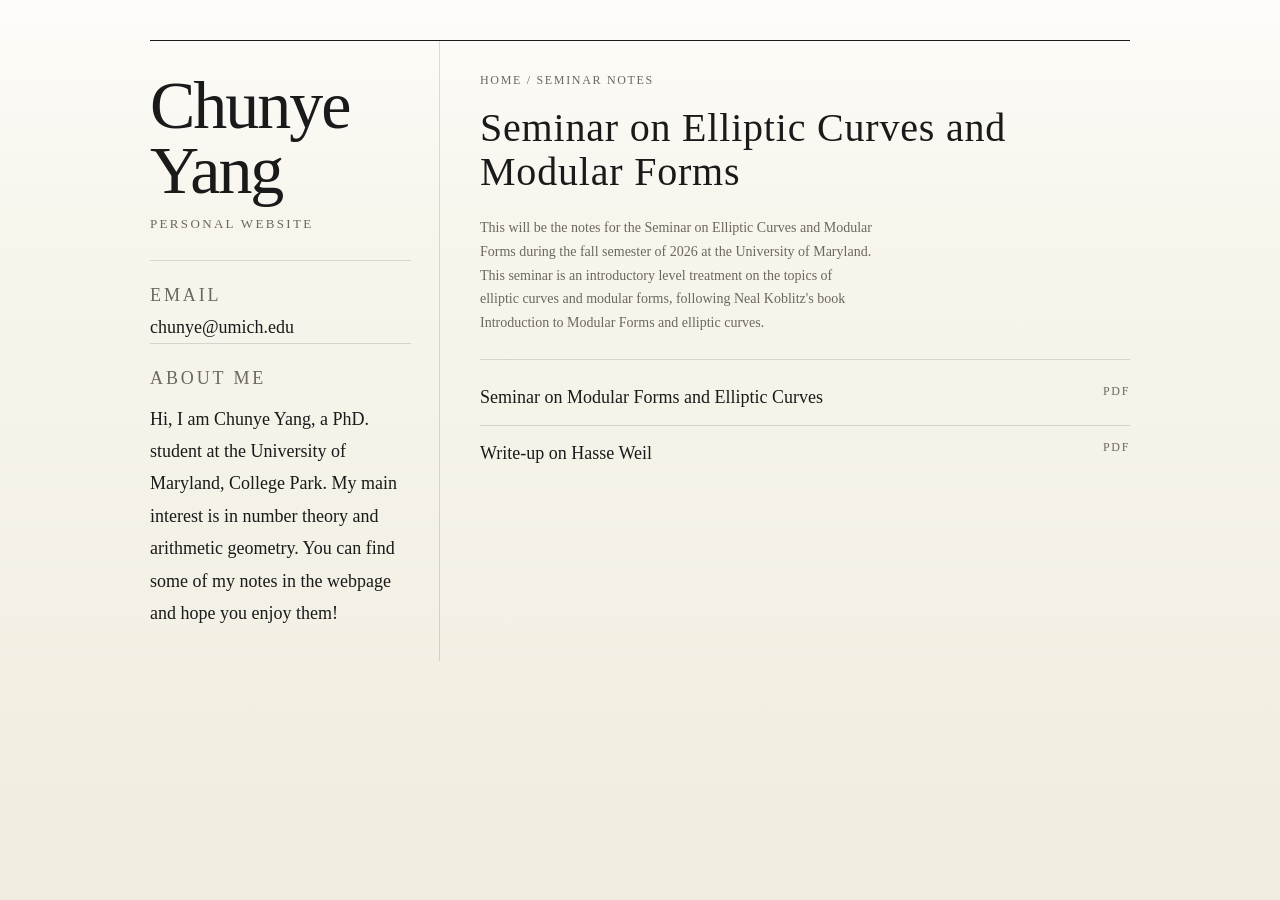
<file: topics/seminar-notes--seminar-on-elliptic-curves-and-modular-forms.html>
<!doctype html>
<html lang="en">
  <head>
    <meta charset="utf-8">
    <meta name="viewport" content="width=device-width, initial-scale=1">
    <title>Seminar on Elliptic Curves and Modular Forms | Chunye Yang</title>
    <link rel="stylesheet" href="../styles.css">
  </head>
  <body>
    <main class="page">
      <aside class="page-aside">
        <h1 class="site-name">Chunye Yang</h1>
        <p class="site-role">Personal Website</p>

        <div class="contact-block">
          <p class="label">Email</p>
          <p><a href="mailto:chunye@umich.edu">chunye@umich.edu</a></p>
        </div>

        <div class="contact-block">
          <p class="label">About me</p>
          <p class="bio">Hi, I am Chunye Yang, a PhD. student at the University of Maryland, College Park. My main interest is in number theory and arithmetic geometry. You can find some of my notes in the webpage and hope you enjoy them!</p>
        </div>
      </aside>

      <section class="page-content">
        <p class="breadcrumbs"><a href="../index.html">Home</a> / <a href="../sections/seminar-notes.html">Seminar Notes</a></p>
        <div class="page-title-row">
          <h2 class="page-title">Seminar on Elliptic Curves and Modular Forms</h2>
        </div>

        <p class="item-description page-description">This will be the notes for the Seminar on Elliptic Curves and Modular Forms during the fall semester of 2026 at the University of Maryland. This seminar is an introductory level treatment on the topics of elliptic curves and modular forms, following Neal Koblitz&#x27;s book Introduction to Modular Forms and elliptic curves.</p>

        <div class="panel">
          <ul class="document-list">
          <li>
            <div class="topic-main">
              <a class="document-link" href="../docs/Seminar%20on%20Elliptic%20Curves%20and%20Modular%20Forms/Seminar%20on%20Modular%20Forms%20and%20Elliptic%20Curves.pdf?v=71a544ce0cc2" target="_blank" rel="noopener">
                Seminar on Modular Forms and Elliptic Curves
              </a>

            </div>
            <span class="document-meta">PDF</span>
          </li>
          <li>
            <div class="topic-main">
              <a class="document-link" href="../docs/Seminar%20on%20Elliptic%20Curves%20and%20Modular%20Forms/Write-up%20on%20Hasse%20Weil.pdf?v=90b414357a4b" target="_blank" rel="noopener">
                Write-up on Hasse Weil
              </a>

            </div>
            <span class="document-meta">PDF</span>
          </li>
          </ul>
        </div>
      </section>
    </main>
  </body>
</html>
</file>
<file: styles.css>
:root {
  color-scheme: light;
  --paper: #faf8f1;
  --paper-deep: #f0ecdf;
  --ink: #1a1a1a;
  --muted: #6b685f;
  --line: rgba(26, 26, 26, 0.14);
  --accent: #2e3d4f;
}

* {
  box-sizing: border-box;
}

body {
  margin: 0;
  min-height: 100vh;
  padding: 40px 24px;
  background:
    linear-gradient(180deg, rgba(255, 255, 255, 0.55), transparent 24%),
    linear-gradient(180deg, var(--paper) 0%, var(--paper-deep) 100%);
  color: var(--ink);
  font-family: "Iowan Old Style", "Palatino Linotype", "Book Antiqua", Georgia, serif;
}

a {
  color: inherit;
  text-decoration: none;
}

a:hover {
  color: var(--accent);
}

.page {
  width: min(980px, 100%);
  margin: 0 auto;
  display: grid;
  grid-template-columns: minmax(220px, 290px) minmax(0, 1fr);
  border-top: 1px solid var(--ink);
  animation: settle 560ms ease-out both;
}

.page-aside {
  padding: 32px 28px 32px 0;
  border-right: 1px solid var(--line);
}

.page-content {
  padding: 32px 0 0 40px;
}

.site-name {
  margin: 0 0 12px;
  font-size: clamp(40px, 6vw, 68px);
  line-height: 0.96;
  letter-spacing: -0.03em;
  font-weight: 400;
}

.site-role {
  margin: 0 0 28px;
  color: var(--muted);
  font-size: 13px;
  letter-spacing: 0.18em;
  text-transform: uppercase;
}

.contact-block {
  padding-top: 18px;
  border-top: 1px solid var(--line);
}

.label {
  margin: 0 0 8px;
  color: var(--muted);
  font-size: 12px;
  letter-spacing: 0.16em;
  text-transform: uppercase;
}

.contact-block p,
.intro,
.page-footer {
  margin: 0;
  line-height: 1.8;
}

.contact-block p {
  font-size: 18px;
}

.contact-block .bio {
  white-space: pre-line;
  overflow-wrap: anywhere;
  margin-top: 8px;
}

.intro {
  max-width: 56ch;
  margin-bottom: 40px;
  color: var(--muted);
  font-size: 18px;
}

.panel {
  padding: 24px 0;
  border-top: 1px solid var(--line);
}

.panel:first-of-type {
  padding-top: 0;
  border-top: 0;
}

.section-note {
  margin: 0;
  color: var(--muted);
  font-size: 16px;
  line-height: 1.8;
}

.section-title,
.page-title {
  margin: 0 0 16px;
  letter-spacing: 0.02em;
}

.section-title {
  color: var(--accent);
  font-size: 22px;
  font-weight: 700;
  line-height: 1.3;
}

.page-title {
  font-weight: 400;
  font-size: clamp(28px, 4vw, 40px);
  line-height: 1.1;
}

.topic-list,
.document-list {
  margin: 0;
  padding: 0;
  list-style: none;
}

.topic-list li,
.document-list li {
  display: flex;
  justify-content: space-between;
  gap: 16px;
  align-items: flex-start;
  padding: 14px 0;
  border-top: 1px solid var(--line);
}

.topic-list li:first-child,
.document-list li:first-child {
  border-top: 0;
  padding-top: 0;
}

.topic-main {
  min-width: 0;
}

.topic-link,
.document-link {
  font-size: 18px;
  line-height: 1.5;
}

.item-description {
  margin: 6px 0 0;
  max-width: 56ch;
  color: var(--muted);
  font-size: 14px;
  line-height: 1.7;
}

.topic-link-row,
.page-title-row {
  display: flex;
  flex-wrap: wrap;
  gap: 10px 12px;
  align-items: center;
}

.topic-meta,
.document-meta,
.aux-link,
.breadcrumbs {
  color: var(--muted);
  font-size: 12px;
  letter-spacing: 0.14em;
  text-transform: uppercase;
}

.aux-link {
  display: inline-block;
  padding: 3px 8px;
  border: 1px solid var(--line);
}

.breadcrumbs {
  margin: 0 0 18px;
}

.page-footer {
  margin-top: 26px;
  color: var(--muted);
  font-size: 14px;
}

.page-description {
  margin-bottom: 24px;
}

@keyframes settle {
  from {
    opacity: 0;
    transform: translateY(16px);
  }

  to {
    opacity: 1;
    transform: translateY(0);
  }
}

@media (max-width: 780px) {
  body {
    padding: 24px 18px;
  }

  .page {
    grid-template-columns: 1fr;
  }

  .page-aside {
    padding: 24px 0 28px;
    border-right: 0;
    border-bottom: 1px solid var(--line);
  }

  .page-content {
    padding: 28px 0 0;
  }

  .topic-list li,
  .document-list li {
    flex-direction: column;
    align-items: flex-start;
    gap: 6px;
  }
}

.section-link {
  display: flex;
  justify-content: space-between;
  align-items: baseline;
  gap: 20px;
  padding: 12px 0;
}

.section-link:hover,
.section-link:focus-visible {
  text-decoration: underline;
  text-underline-offset: 5px;
}
</file>
